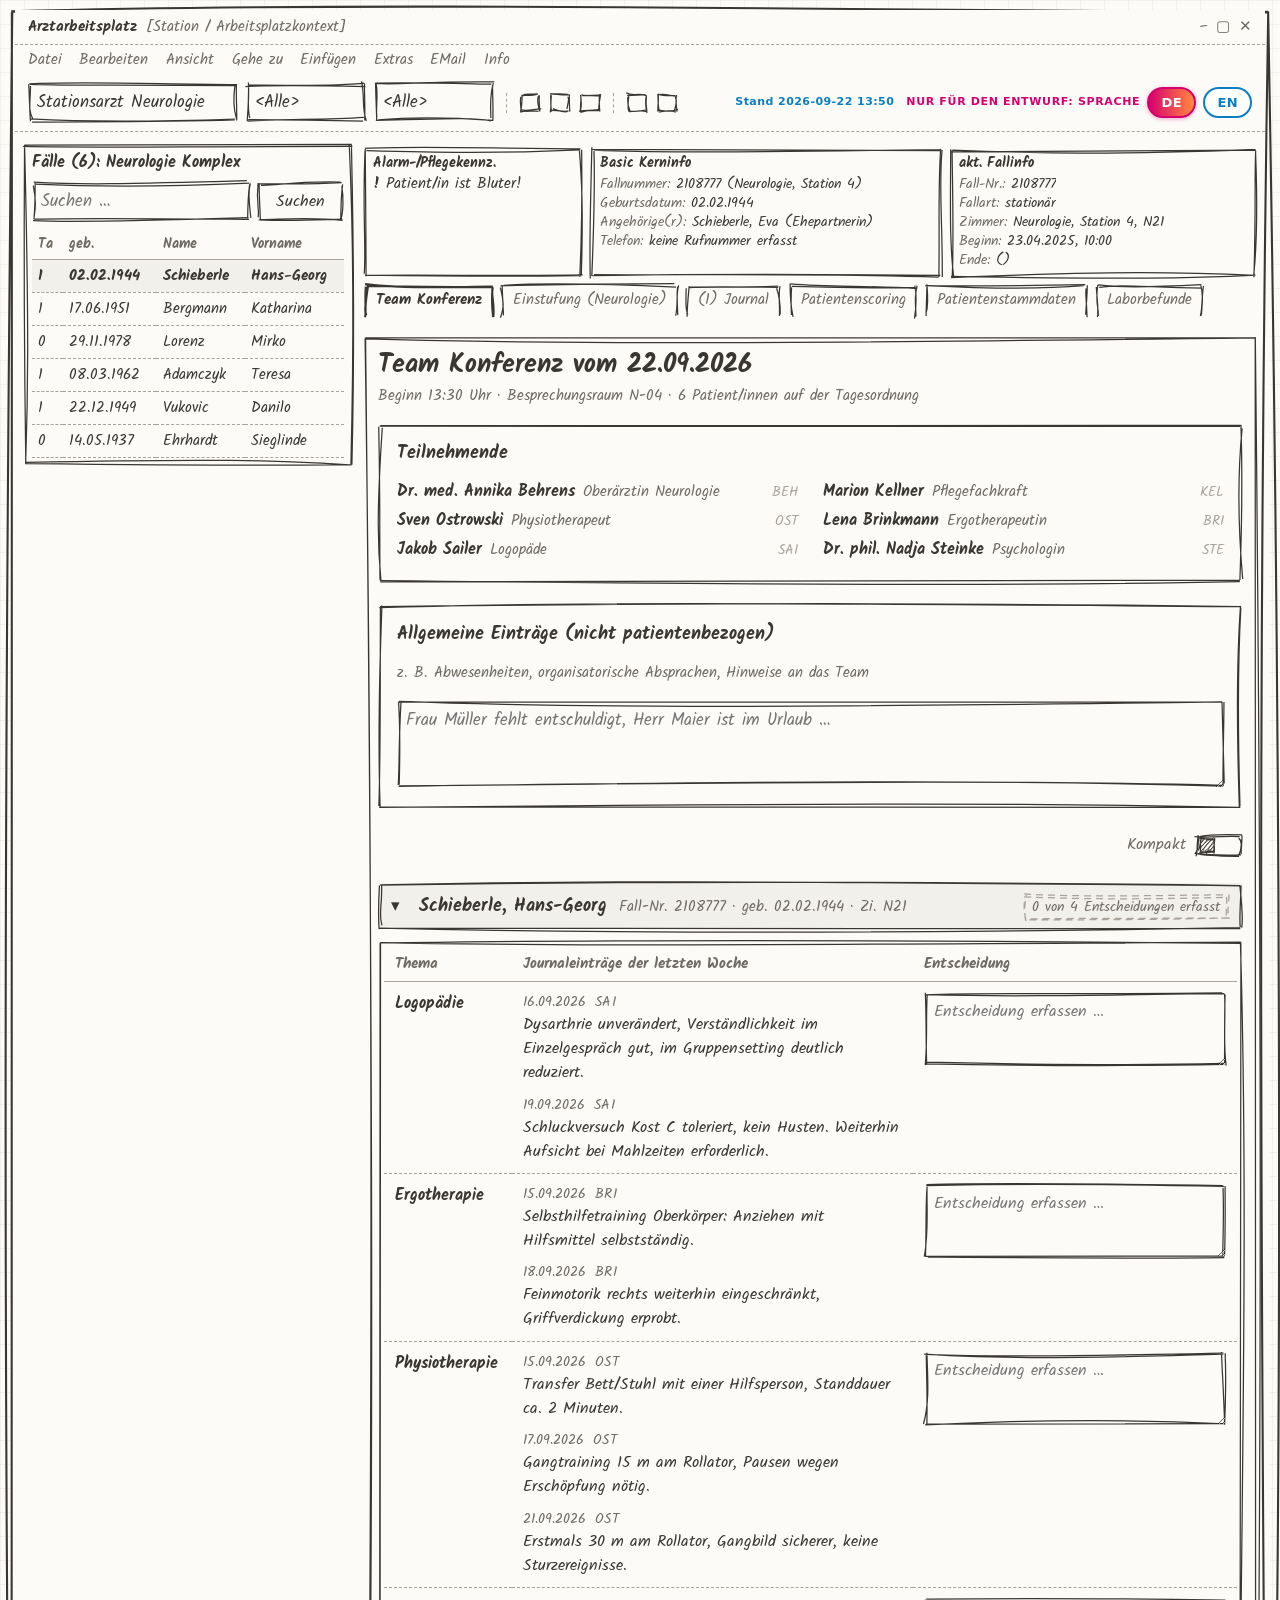
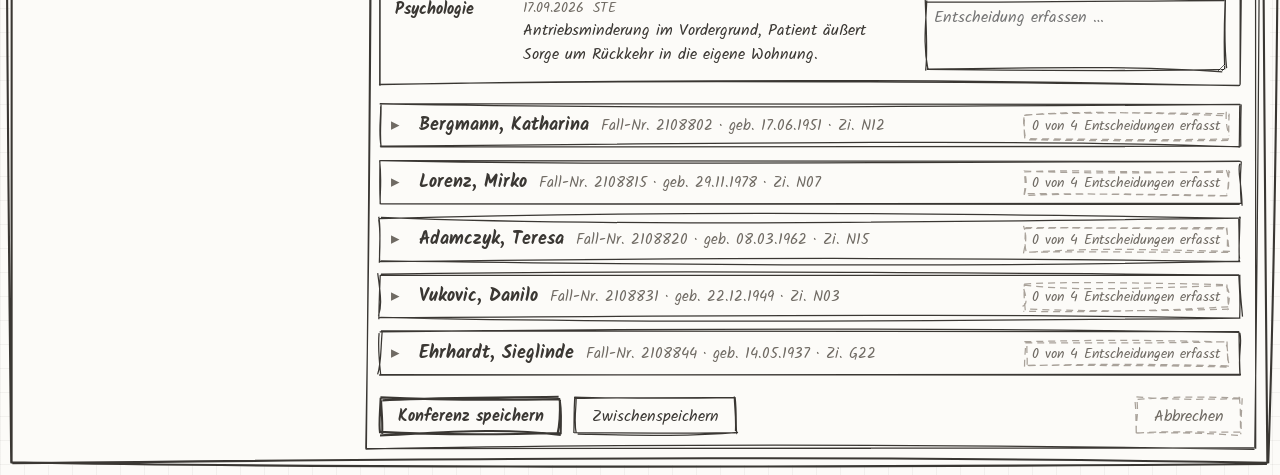
<file: index.html>
<!DOCTYPE html>
<html lang="de">
<head>
<meta charset="utf-8">
<meta name="viewport" content="width=device-width, initial-scale=1">
<meta http-equiv="cache-control" content="no-cache">
<title>Arbeitsplatz – Team Konferenz (Designentwurf)</title>
<link rel="stylesheet" href="assets/style.css?v=202609221350">
</head>
<body class="arbeitsplatz">

<div class="fenster" data-skizze data-skizze-kraeftig>

  <div class="fenster__kopf">
    <div class="fenster__titel">
      <span class="fenster__titel-text" data-i18n="fenster.titel">Arztarbeitsplatz</span>
      <span class="notiz" style="margin:0" data-i18n="fenster.kontext">[Station / Arbeitsplatzkontext]</span>
      <span class="fenster__knoepfe"><span>–</span><span>▢</span><span>✕</span></span>
    </div>

    <nav class="menueleiste">
      <span data-i18n="menue.datei">Datei</span><span data-i18n="menue.bearbeiten">Bearbeiten</span><span data-i18n="menue.ansicht">Ansicht</span><span data-i18n="menue.geheZu">Gehe zu</span>
      <span data-i18n="menue.einfuegen">Einfügen</span><span data-i18n="menue.extras">Extras</span><span data-i18n="menue.email">EMail</span><span data-i18n="menue.info">Info</span>
    </nav>

    <div class="werkzeugleiste">
      <span class="feld__box" data-skizze><input class="eingabe" type="text" data-i18n-wert="werkzeug.arbeitsplatz" aria-label="Arbeitsplatz"></span>
      <span class="feld__box feld__box--schmal" data-skizze><input class="eingabe" type="text" data-i18n-wert="werkzeug.filter" aria-label="Filter 1"></span>
      <span class="feld__box feld__box--schmal" data-skizze><input class="eingabe" type="text" data-i18n-wert="werkzeug.filter" aria-label="Filter 2"></span>
      <span class="werkzeug-trenner"></span>
      <span class="werkzeug" data-skizze></span>
      <span class="werkzeug" data-skizze></span>
      <span class="werkzeug" data-skizze></span>
      <span class="werkzeug-trenner"></span>
      <span class="werkzeug" data-skizze></span>
      <span class="werkzeug" data-skizze></span>
      <div class="sprachwahl">
        <span class="sprachwahl__stand">Stand <span id="stand">2026-09-22 13:50</span></span>
        <span class="sprachwahl__hinweis" data-i18n="sprache.hinweis">Nur für den Entwurf: Sprache</span>
        <button type="button" class="sprachwahl__knopf" data-sprache="de" aria-pressed="true">DE</button>
        <button type="button" class="sprachwahl__knopf" data-sprache="en" aria-pressed="false">EN</button>
      </div>
    </div>
  </div>

  <div class="arbeitsflaeche">

    <!-- Objektliste ------------------------------------------------ -->
    <div class="spalte">
      <div class="objektliste" data-skizze>
        <div class="objektliste__titel" id="objektliste-titel">Fälle: Neurologie Komplex</div>
        <div class="objektliste__suche">
          <span class="feld__box" data-skizze><input class="eingabe" type="text" data-i18n-platzhalter="liste.suche" aria-label="Fallsuche"></span>
          <button type="button" class="knopf" data-skizze data-i18n="liste.suchknopf">Suchen</button>
        </div>
        <div class="objektliste__rollflaeche">
          <table class="fallliste">
            <thead>
              <tr><th data-i18n="liste.spalte.ta">Ta</th><th data-i18n="liste.spalte.geb">geb.</th><th data-i18n="liste.spalte.name">Name</th><th data-i18n="liste.spalte.vorname">Vorname</th></tr>
            </thead>
            <tbody id="fallliste-koerper"></tbody>
          </table>
        </div>
      </div>
    </div>

    <!-- Kerninfo + Kartenreiter ------------------------------------ -->
    <div class="spalte">

      <div class="kopfbereich">
        <div class="kerninfo">
          <div class="kerninfo__block" data-skizze>
            <div class="kerninfo__titel" data-i18n="kerninfo.alarm">Alarm-/Pflegekennz.</div>
            <div id="ki-kennzeichen"></div>
          </div>
          <div class="kerninfo__block" data-skizze>
            <div class="kerninfo__titel" data-i18n="kerninfo.basic">Basic Kerninfo</div>
            <div class="kerninfo__felder">
            <dl class="kerninfo__zeile"><dt data-i18n="kerninfo.fallnummer">Fallnummer:</dt><dd id="ki-fallnummer"></dd></dl>
            <dl class="kerninfo__zeile"><dt data-i18n="kerninfo.geburtsdatum">Geburtsdatum:</dt><dd id="ki-geburtsdatum"></dd></dl>
            <dl class="kerninfo__zeile"><dt data-i18n="kerninfo.angehoerige">Angehörige(r):</dt><dd id="ki-angehoerige"></dd></dl>
            <dl class="kerninfo__zeile"><dt data-i18n="kerninfo.telefon">Telefon:</dt><dd id="ki-telefon"></dd></dl>
            </div>
          </div>
          <div class="kerninfo__block" data-skizze>
            <div class="kerninfo__titel" data-i18n="kerninfo.fallinfo">akt. Fallinfo</div>
            <div class="kerninfo__felder">
            <dl class="kerninfo__zeile"><dt data-i18n="kerninfo.fallnr">Fall-Nr.:</dt><dd id="ki-fallnr"></dd></dl>
            <dl class="kerninfo__zeile"><dt data-i18n="kerninfo.fallart">Fallart:</dt><dd id="ki-fallart"></dd></dl>
            <dl class="kerninfo__zeile"><dt data-i18n="kerninfo.zimmer">Zimmer:</dt><dd id="ki-zimmer"></dd></dl>
            <dl class="kerninfo__zeile"><dt data-i18n="kerninfo.beginn">Beginn:</dt><dd id="ki-beginn"></dd></dl>
            <dl class="kerninfo__zeile"><dt data-i18n="kerninfo.ende">Ende:</dt><dd id="ki-ende"></dd></dl>
            </div>
          </div>
        </div>

        <div class="reiter-leiste reiter-leiste--arbeitsplatz" role="tablist">
          <button class="reiter" role="tab" data-reiter="teamkonferenz" data-i18n="reiter.teamkonferenz" aria-selected="true" data-skizze="reiter" data-skizze-kraeftig>Team Konferenz</button>
          <button class="reiter" role="tab" data-reiter="einstufung" data-i18n="reiter.einstufung" aria-selected="false" data-skizze="reiter">Einstufung (Neurologie)</button>
          <button class="reiter" role="tab" data-reiter="journal" data-i18n="reiter.journal" aria-selected="false" data-skizze="reiter">(1) Journal</button>
          <button class="reiter" role="tab" data-reiter="scoring" data-i18n="reiter.scoring" aria-selected="false" data-skizze="reiter">Patientenscoring</button>
          <button class="reiter" role="tab" data-reiter="stammdaten" data-i18n="reiter.stammdaten" aria-selected="false" data-skizze="reiter">Patientenstammdaten</button>
          <button class="reiter" role="tab" data-reiter="labor" data-i18n="reiter.labor" aria-selected="false" data-skizze="reiter">Laborbefunde</button>
        </div>
      </div>

      <div class="formularflaeche" data-skizze>

        <div data-reiterinhalt="teamkonferenz"></div>

        <div data-reiterinhalt="einstufung" hidden>
          <div class="platzhalter" data-skizze="gestrichelt" data-platzhalter-reiter="reiter.einstufung"></div>
        </div>
        <div data-reiterinhalt="journal" hidden>
          <div class="platzhalter" data-skizze="gestrichelt" data-platzhalter-reiter="reiter.journal"></div>
        </div>
        <div data-reiterinhalt="scoring" hidden>
          <div class="platzhalter" data-skizze="gestrichelt" data-platzhalter-reiter="reiter.scoring"></div>
        </div>
        <div data-reiterinhalt="stammdaten" hidden>
          <div class="platzhalter" data-skizze="gestrichelt" data-platzhalter-reiter="reiter.stammdaten"></div>
        </div>
        <div data-reiterinhalt="labor" hidden>
          <div class="platzhalter" data-skizze="gestrichelt" data-platzhalter-reiter="reiter.labor"></div>
        </div>

      </div>

    </div>
  </div>
</div>

<script src="assets/i18n.js?v=202609221350"></script>
<script src="assets/vendor/rough.js?v=202609221350"></script>
<script src="assets/sketch.js?v=202609221350"></script>
<script src="assets/daten.js?v=202609221350"></script>
<script src="assets/app.js?v=202609221350"></script>
<script src="assets/formular.js?v=202609221350"></script>
</body>
</html>
</file>
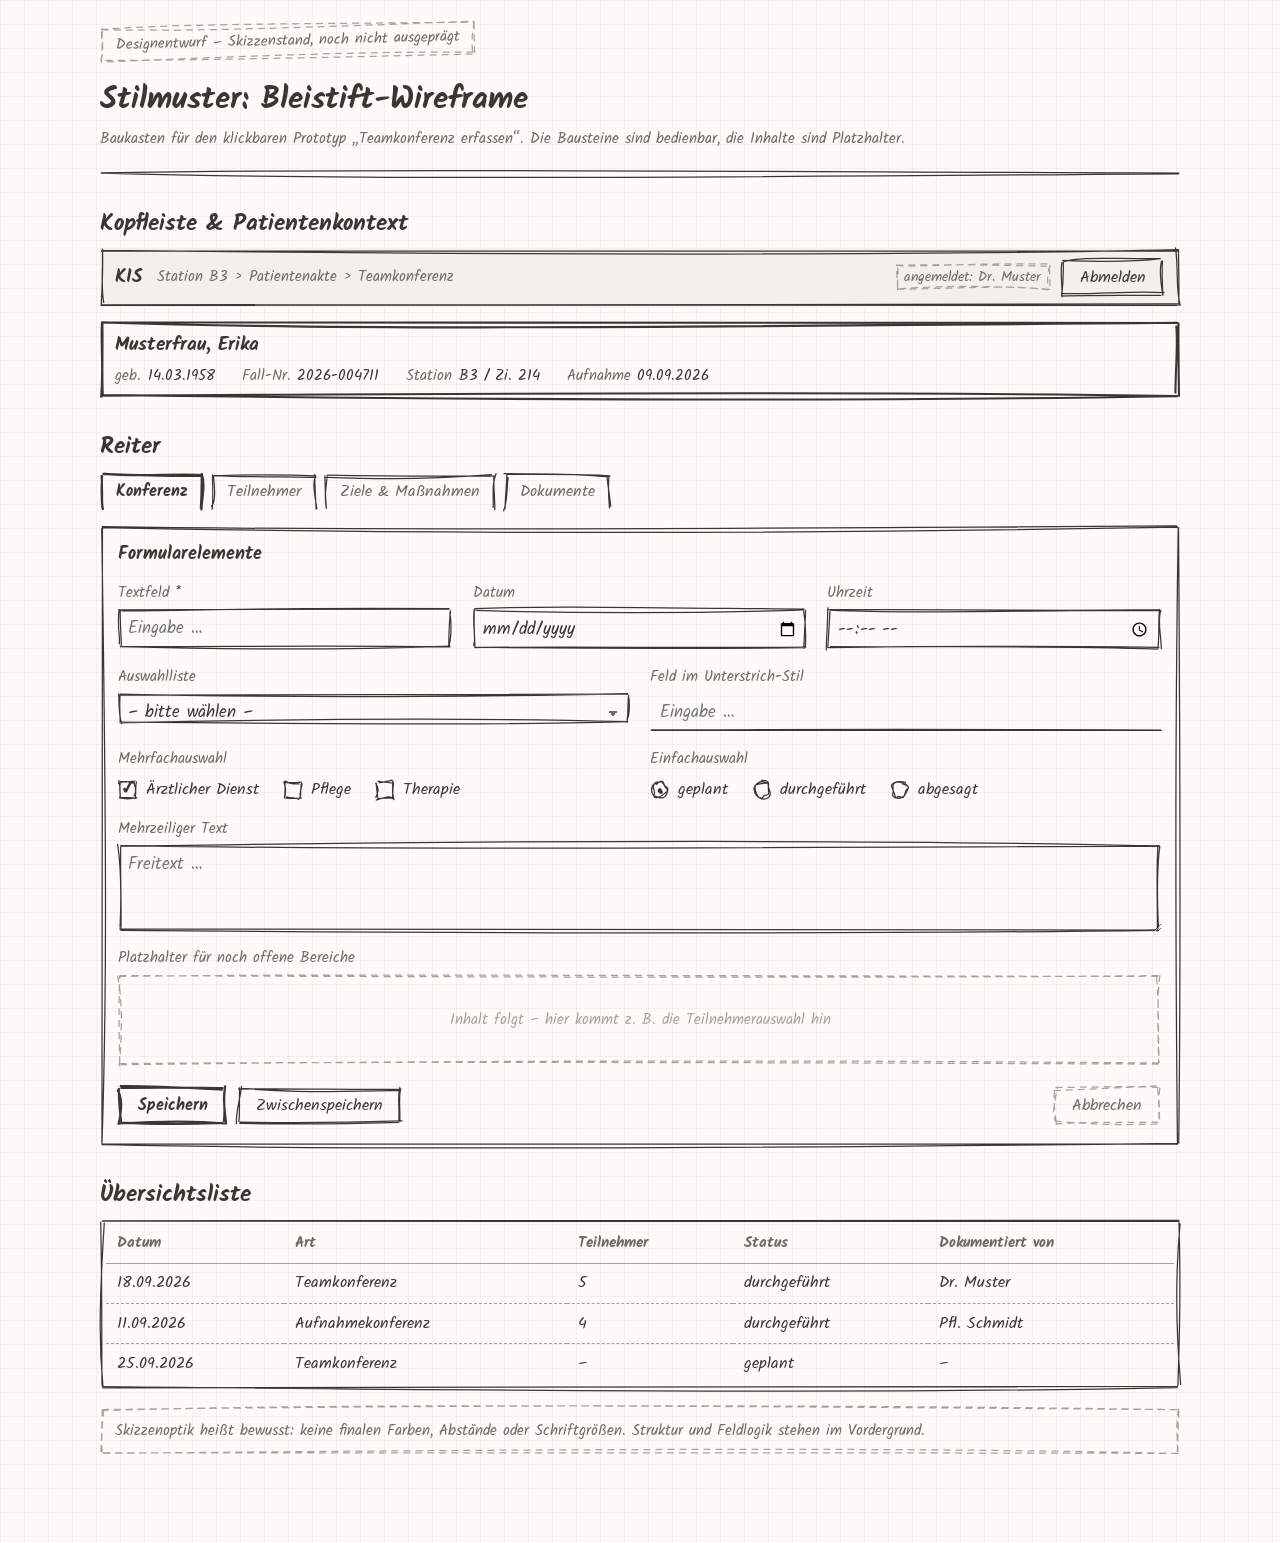
<file: stilmuster.html>
<!DOCTYPE html>
<html lang="de">
<head>
<meta charset="utf-8">
<meta name="viewport" content="width=device-width, initial-scale=1">
<title>Teamkonferenz – Stilmuster (Designentwurf)</title>
<link rel="stylesheet" href="assets/style.css?v=202609221350">
</head>
<body>
<div class="blatt">

  <span class="entwurfs-hinweis" data-skizze="gestrichelt">Designentwurf – Skizzenstand, noch nicht ausgeprägt</span>

  <h1>Stilmuster: Bleistift-Wireframe</h1>
  <p class="notiz">Baukasten für den klickbaren Prototyp „Teamkonferenz erfassen“. Die Bausteine sind bedienbar, die Inhalte sind Platzhalter.</p>

  <div class="trennstrich" data-skizze="linie"></div>

  <h2>Kopfleiste &amp; Patientenkontext</h2>

  <div class="kopfleiste" data-skizze>
    <span class="kopfleiste__titel">KIS</span>
    <span class="kopfleiste__pfad">Station B3 › Patientenakte › Teamkonferenz</span>
    <span class="kopfleiste__rechts">
      <span class="merker" data-skizze="gestrichelt">angemeldet: Dr. Muster</span>
      <button type="button" class="knopf" data-skizze>Abmelden</button>
    </span>
  </div>

  <div class="patientenbanner" data-skizze data-skizze-kraeftig>
    <span class="patientenbanner__name">Musterfrau, Erika</span>
    <dl><dt>geb.</dt><dd>14.03.1958</dd></dl>
    <dl><dt>Fall-Nr.</dt><dd>2026-004711</dd></dl>
    <dl><dt>Station</dt><dd>B3 / Zi. 214</dd></dl>
    <dl><dt>Aufnahme</dt><dd>09.09.2026</dd></dl>
  </div>

  <h2>Reiter</h2>
  <div class="reiter-leiste" role="tablist">
    <button class="reiter" role="tab" aria-selected="true" data-skizze="reiter" data-skizze-kraeftig>Konferenz</button>
    <button class="reiter" role="tab" aria-selected="false" data-skizze="reiter">Teilnehmer</button>
    <button class="reiter" role="tab" aria-selected="false" data-skizze="reiter">Ziele &amp; Maßnahmen</button>
    <button class="reiter" role="tab" aria-selected="false" data-skizze="reiter">Dokumente</button>
  </div>

  <section class="feldgruppe" data-skizze>
    <div class="feldgruppe__titel">Formularelemente</div>

    <div class="raster">
      <div class="feld sp-4">
        <label class="feld__beschriftung" for="m1">Textfeld <span class="pflicht">*</span></label>
        <span class="feld__box" data-skizze><input class="eingabe" id="m1" type="text" placeholder="Eingabe …"></span>
      </div>

      <div class="feld sp-4">
        <label class="feld__beschriftung" for="m2">Datum</label>
        <span class="feld__box" data-skizze><input class="eingabe" id="m2" type="date"></span>
      </div>

      <div class="feld sp-4">
        <label class="feld__beschriftung" for="m3">Uhrzeit</label>
        <span class="feld__box" data-skizze><input class="eingabe" id="m3" type="time"></span>
      </div>

      <div class="feld sp-6">
        <label class="feld__beschriftung" for="m4">Auswahlliste</label>
        <span class="feld__box" data-skizze>
          <select class="auswahl" id="m4">
            <option>– bitte wählen –</option>
            <option>Eintrag A</option>
            <option>Eintrag B</option>
          </select>
        </span>
      </div>

      <div class="feld sp-6">
        <label class="feld__beschriftung" for="m4b">Feld im Unterstrich-Stil</label>
        <span class="feld__box" data-skizze="linie"><input class="eingabe" id="m4b" type="text" placeholder="Eingabe …"></span>
      </div>

      <div class="feld sp-6">
        <span class="feld__beschriftung">Mehrfachauswahl</span>
        <div class="wahl-liste">
          <label class="wahl"><input type="checkbox" checked><span class="wahl__kasten" data-skizze><span class="wahl__haken">✓</span></span>Ärztlicher Dienst</label>
          <label class="wahl"><input type="checkbox"><span class="wahl__kasten" data-skizze><span class="wahl__haken">✓</span></span>Pflege</label>
          <label class="wahl"><input type="checkbox"><span class="wahl__kasten" data-skizze><span class="wahl__haken">✓</span></span>Therapie</label>
        </div>
      </div>

      <div class="feld sp-6">
        <span class="feld__beschriftung">Einfachauswahl</span>
        <div class="wahl-liste">
          <label class="wahl wahl--rund"><input type="radio" name="m5" checked><span class="wahl__kasten" data-skizze="kreis"><span class="wahl__haken">•</span></span>geplant</label>
          <label class="wahl wahl--rund"><input type="radio" name="m5"><span class="wahl__kasten" data-skizze="kreis"><span class="wahl__haken">•</span></span>durchgeführt</label>
          <label class="wahl wahl--rund"><input type="radio" name="m5"><span class="wahl__kasten" data-skizze="kreis"><span class="wahl__haken">•</span></span>abgesagt</label>
        </div>
      </div>

      <div class="feld sp-12">
        <label class="feld__beschriftung" for="m6">Mehrzeiliger Text</label>
        <span class="feld__box" data-skizze><textarea class="textfeld" id="m6" placeholder="Freitext …"></textarea></span>
      </div>

      <div class="feld sp-12">
        <span class="feld__beschriftung">Platzhalter für noch offene Bereiche</span>
        <div class="platzhalter" data-skizze="gestrichelt">Inhalt folgt – hier kommt z. B. die Teilnehmerauswahl hin</div>
      </div>
    </div>

    <div class="knopf-zeile">
      <button type="button" class="knopf knopf--haupt" data-skizze data-skizze-kraeftig>Speichern</button>
      <button type="button" class="knopf" data-skizze>Zwischenspeichern</button>
      <span class="knopf-zeile__rechts">
        <button type="button" class="knopf knopf--still" data-skizze="gestrichelt">Abbrechen</button>
      </span>
    </div>
  </section>

  <h2>Übersichtsliste</h2>
  <div class="tabelle-huelle" data-skizze>
    <table class="liste">
      <thead>
        <tr><th>Datum</th><th>Art</th><th>Teilnehmer</th><th>Status</th><th>Dokumentiert von</th></tr>
      </thead>
      <tbody>
        <tr><td>18.09.2026</td><td>Teamkonferenz</td><td>5</td><td>durchgeführt</td><td>Dr. Muster</td></tr>
        <tr><td>11.09.2026</td><td>Aufnahmekonferenz</td><td>4</td><td>durchgeführt</td><td>Pfl. Schmidt</td></tr>
        <tr><td>25.09.2026</td><td>Teamkonferenz</td><td>–</td><td>geplant</td><td>–</td></tr>
      </tbody>
    </table>
  </div>

  <div class="hinweis-kasten" data-skizze="gestrichelt" style="margin-top:1.2rem">
    Skizzenoptik heißt bewusst: keine finalen Farben, Abstände oder Schriftgrößen. Struktur und Feldlogik stehen im Vordergrund.
  </div>

</div>

<script src="assets/vendor/rough.js?v=202609221350"></script>
<script src="assets/sketch.js?v=202609221350"></script>
</body>
</html>
</file>
<file: assets/style.css>
/* ------------------------------------------------------------------
   Stilmuster "Bleistiftzeichnung" – Designentwurf, keine finale UI.
   Rahmen werden von assets/sketch.js (Rough.js) gezeichnet; das CSS
   liefert nur den Fallback, falls kein JavaScript läuft.
   ------------------------------------------------------------------ */

@font-face {
  font-family: "Kalam";
  font-style: normal;
  font-weight: 400;
  font-display: swap;
  src: url("fonts/kalam-400-latin.woff2") format("woff2");
}
@font-face {
  font-family: "Kalam";
  font-style: normal;
  font-weight: 700;
  font-display: swap;
  src: url("fonts/kalam-700-latin.woff2") format("woff2");
}

:root {
  --graphit:        #3a3733;
  --graphit-mittel: #6f6a63;
  --graphit-hell:   #a9a29a;
  --papier:         #fcfbf8;
  --papier-schatten:#f2f0ea;
  --schrift-hand:   "Kalam", "Comic Sans MS", cursive;
}

* { box-sizing: border-box; }
html { -webkit-text-size-adjust: 100%; }

body {
  margin: 0;
  padding: 0 0 4rem;
  background-color: var(--papier);
  background-image:
    linear-gradient(rgba(58,55,51,.05) 1px, transparent 1px),
    linear-gradient(90deg, rgba(58,55,51,.05) 1px, transparent 1px);
  background-size: 24px 24px, 24px 24px;
  color: var(--graphit);
  font-family: var(--schrift-hand);
  font-size: 17px;
  line-height: 1.5;
}

/* ---------- Skizzen-Ebene ----------------------------------------- */

.skizze-ebene {
  position: absolute;
  top: 0; left: 0;
  overflow: visible;
  pointer-events: none;
  z-index: 0;
}
[data-skizze] { position: relative; }
[data-skizze] > *:not(.skizze-ebene) { position: relative; z-index: 1; }

/* Fallback ohne JavaScript: schlichte Rahmen */
html:not(.hat-skizze) [data-skizze] { border: 1.3px solid var(--graphit); border-radius: 3px; }
html:not(.hat-skizze) [data-skizze="linie"] { border: none; border-bottom: 1.3px solid var(--graphit); }
html:not(.hat-skizze) [data-skizze="kreis"] { border-radius: 50%; }
html:not(.hat-skizze) [data-skizze="gestrichelt"] { border-style: dashed; border-color: var(--graphit-hell); }

/* ---------- Seitengerüst ------------------------------------------ */

.blatt { max-width: 1120px; margin: 0 auto; padding: 1.5rem 1.25rem; }

.entwurfs-hinweis {
  display: inline-block;
  transform: rotate(-1.4deg);
  padding: .4rem 1rem;
  margin-bottom: 1.3rem;
  color: var(--graphit-mittel);
  font-size: 15px;
}

h1, h2, h3 { font-weight: 700; margin: 0 0 .5rem; line-height: 1.3; }
h1 { font-size: 31px; }
h2 { font-size: 23px; margin-top: 2.2rem; }
h3 { font-size: 18px; }

.notiz { color: var(--graphit-mittel); font-size: 15px; margin: .1rem 0 1rem; }
.trennstrich { height: 8px; margin: 1rem 0 1.4rem; }

/* ---------- Kopfleiste & Patientenkontext ------------------------- */

.kopfleiste {
  display: flex; align-items: center; gap: .9rem;
  padding: .6rem .95rem; margin-bottom: .9rem;
  background: var(--papier-schatten);
}
.kopfleiste__titel { font-weight: 700; font-size: 19px; }
.kopfleiste__pfad  { color: var(--graphit-mittel); font-size: 15px; }
.kopfleiste__rechts { margin-left: auto; display: flex; gap: .6rem; align-items: center; }

.patientenbanner {
  display: flex; flex-wrap: wrap; gap: .35rem 1.7rem;
  padding: .65rem .95rem; margin-bottom: 1.2rem;
}
.patientenbanner__name { font-weight: 700; font-size: 19px; width: 100%; }
.patientenbanner dl { display: flex; gap: .4rem; margin: 0; font-size: 15px; }
.patientenbanner dt { color: var(--graphit-mittel); }
.patientenbanner dd { margin: 0; }

/* ---------- Reiter ------------------------------------------------ */

.reiter-leiste { display: flex; gap: .45rem; flex-wrap: wrap; margin-bottom: .9rem; }
.reiter {
  padding: .45rem 1rem;
  background: transparent; color: var(--graphit-mittel);
  font-family: inherit; font-size: 16px; border: none; cursor: pointer;
}
.reiter[aria-selected="true"] { color: var(--graphit); font-weight: 700; }

/* ---------- Formular ---------------------------------------------- */

.feldgruppe { padding: 1rem 1.15rem 1.3rem; margin-bottom: 1.4rem; }
.feldgruppe__titel { font-size: 18px; font-weight: 700; margin-bottom: .85rem; }

.raster { display: grid; gap: .95rem 1.25rem; grid-template-columns: repeat(12, 1fr); }
.sp-3 { grid-column: span 3; }
.sp-4 { grid-column: span 4; }
.sp-6 { grid-column: span 6; }
.sp-8 { grid-column: span 8; }
.sp-12 { grid-column: span 12; }

.feld { display: flex; flex-direction: column; gap: .25rem; }
.feld__beschriftung { font-size: 15px; color: var(--graphit-mittel); }
.feld__beschriftung .pflicht { color: var(--graphit); font-weight: 700; }
.feld__box { display: block; }

.eingabe, .auswahl, .textfeld {
  width: 100%;
  padding: .42rem .6rem;
  background: transparent; border: none; color: var(--graphit);
  font-family: inherit; font-size: 17px;
}
.textfeld { min-height: 5.5rem; resize: vertical; display: block; }
.eingabe:focus, .auswahl:focus, .textfeld:focus { outline: none; }
.feld__box:focus-within { background: var(--papier-schatten); }

.auswahl {
  appearance: none;
  background-image: linear-gradient(45deg, transparent 50%, var(--graphit-mittel) 50%),
                    linear-gradient(135deg, var(--graphit-mittel) 50%, transparent 50%);
  background-position: calc(100% - 17px) 1.08em, calc(100% - 12px) 1.08em;
  background-size: 5px 5px, 5px 5px;
  background-repeat: no-repeat;
  padding-right: 2rem;
}

/* Auswahlkästchen und Optionsfelder */
.wahl-liste { display: flex; flex-wrap: wrap; gap: .55rem 1.5rem; padding-top: .25rem; }
.wahl { display: inline-flex; align-items: center; gap: .5rem; cursor: pointer; font-size: 16px; }
.wahl input { position: absolute; opacity: 0; pointer-events: none; }

.wahl__kasten { display: inline-block; width: 20px; height: 20px; flex: 0 0 20px; }
.wahl__haken {
  position: absolute; inset: 0;
  display: flex; align-items: center; justify-content: center;
  font-size: 19px; font-weight: 700; line-height: 1;
  opacity: 0; transform: rotate(-8deg) scale(.6);
  transition: opacity .12s, transform .12s;
  z-index: 2;
}
.wahl input:checked ~ .wahl__kasten .wahl__haken { opacity: 1; transform: rotate(-8deg) scale(1); }
.wahl--rund .wahl__haken { font-size: 26px; transform: scale(.5); }
.wahl--rund input:checked ~ .wahl__kasten .wahl__haken { transform: scale(1); }

/* ---------- Schaltflächen ----------------------------------------- */

.knopf {
  padding: .45rem 1.2rem;
  background: transparent; color: var(--graphit);
  font-family: inherit; font-size: 16px; border: none; cursor: pointer;
}
.knopf:hover { background: var(--papier-schatten); }
.knopf:active { transform: translateY(1px); }
.knopf--haupt { font-weight: 700; }
.knopf--still { color: var(--graphit-mittel); }
.knopf-zeile { display: flex; gap: .65rem; flex-wrap: wrap; align-items: center; margin-top: 1.25rem; }
.knopf-zeile__rechts { margin-left: auto; }

/* ---------- Tabelle ----------------------------------------------- */

.tabelle-huelle { padding: .35rem; }
table.liste { width: 100%; border-collapse: collapse; font-size: 16px; }
table.liste th, table.liste td { padding: .48rem .7rem; text-align: left; }
table.liste th { font-weight: 700; color: var(--graphit-mittel); font-size: 15px; }
table.liste thead tr { border-bottom: 1.4px solid var(--graphit-hell); }
table.liste tbody tr { border-bottom: 1.1px dashed var(--graphit-hell); }
table.liste tbody tr:last-child { border-bottom: none; }
table.liste tbody tr:hover { background: var(--papier-schatten); }

/* ---------- Kleinteile -------------------------------------------- */

.merker { display: inline-block; padding: .18rem .6rem; font-size: 14px; color: var(--graphit-mittel); }
.platzhalter {
  display: flex; align-items: center; justify-content: center;
  min-height: 92px; padding: .9rem;
  color: var(--graphit-hell); font-size: 15px; text-align: center;
}
.hinweis-kasten { padding: .75rem .95rem; font-size: 15px; color: var(--graphit-mittel); }

@media (max-width: 760px) {
  .sp-3, .sp-4, .sp-6, .sp-8 { grid-column: span 12; }
  body { font-size: 16px; }
  .kopfleiste { flex-wrap: wrap; }
}
@media (prefers-reduced-motion: reduce) { * { transition: none !important; } }

/* ==================================================================
   Arbeitsplatz-Gerüst (Fenster, Objektliste, Kerninfo, Kartenreiter)
   ================================================================== */

/* Die Seite scrollt als Ganzes: so wächst und schrumpft der Rahmen der
   Formularfläche mit ihrem Inhalt, statt ihn beim Scrollen zu überlagern. */
body.arbeitsplatz { padding: 0; }

.fenster {
  display: flex; flex-direction: column;
  min-height: calc(100vh - 20px);
  margin: 10px;
  background: var(--papier);
}

.fenster__titel {
  display: flex; align-items: center; gap: .6rem;
  padding: .35rem .8rem;
  font-size: 15px;
  border-bottom: 1.2px dashed var(--graphit-hell);
}
.fenster__titel-text { font-weight: 700; }
.fenster__knoepfe { margin-left: auto; display: flex; gap: .55rem; color: var(--graphit-mittel); }

.menueleiste {
  display: flex; gap: 1.1rem;
  padding: .3rem .8rem;
  font-size: 15px; color: var(--graphit-mittel);
}
.menueleiste span { cursor: default; }
.menueleiste span:hover { color: var(--graphit); }

.werkzeugleiste {
  display: flex; align-items: center; gap: .5rem;
  padding: .35rem .8rem .5rem;
  border-bottom: 1.2px dashed var(--graphit-hell);
}
.werkzeug { width: 22px; height: 20px; display: inline-block; }
.werkzeug-trenner { width: 1px; height: 20px; border-left: 1.2px dashed var(--graphit-hell); margin: 0 .25rem; }
.werkzeugleiste .feld__box { width: 210px; }
.werkzeugleiste .feld__box--schmal { width: 120px; }

/* ---------- Arbeitsfläche ----------------------------------------- */

.arbeitsflaeche {
  flex: 1;
  display: grid;
  grid-template-columns: 330px 1fr;
  align-items: start;
  gap: .7rem;
  padding: .7rem .8rem .8rem;
}

.spalte { display: flex; flex-direction: column; min-width: 0; gap: .6rem; }

/* ---------- Objektliste ------------------------------------------- */

/* ---------- Fixierte Kopfbereiche ---------------------------------
   Fensterleiste, Menü und Symbolleiste bleiben oben stehen, darunter
   Kerninfo und Kartenreiter. --kopfhoehe wird in app.js gesetzt.      */

/* Spezifität nötig: sonst setzt die allgemeine Regel für Kinder von
   [data-skizze] die Positionierung wieder auf relative zurück. */
.fenster > .fenster__kopf {
  position: sticky;
  top: 0;
  z-index: 20;
  margin: 0 5px;          /* lässt den gezeichneten Fensterrahmen frei */
  background: var(--papier);
}

.kopfbereich {
  position: sticky;
  top: var(--kopfhoehe, 110px);
  z-index: 10;
  padding-bottom: .45rem;
  background: var(--papier);
}
.kopfbereich .reiter-leiste--arbeitsplatz { margin-bottom: 0; }

/* Fallliste bleibt beim Scrollen stehen und behält ihre eigene Rollfläche */
.arbeitsflaeche > .spalte:first-child {
  position: sticky;
  top: calc(var(--kopfhoehe, 110px) + 8px);
  align-self: start;
}
.objektliste {
  display: flex; flex-direction: column;
  max-height: calc(100vh - var(--kopfhoehe, 110px) - 30px);
  padding: .5rem .55rem;
}
.objektliste__titel { font-weight: 700; font-size: 16px; margin-bottom: .4rem; }
.objektliste__suche { display: flex; align-items: center; gap: .4rem; margin-bottom: .5rem; }
.objektliste__suche .feld__box { flex: 1; }
.objektliste__rollflaeche { flex: 1; overflow: auto; min-height: 0; }

table.fallliste { width: 100%; border-collapse: collapse; font-size: 15px; }
table.fallliste th {
  position: sticky; top: 0;
  background: var(--papier);
  text-align: left; font-weight: 700; font-size: 14px; color: var(--graphit-mittel);
  padding: .25rem .4rem;
  border-bottom: 1.3px solid var(--graphit-hell);
}
table.fallliste td { padding: .3rem .4rem; border-bottom: 1.1px dashed var(--graphit-hell); }
table.fallliste tbody tr { cursor: pointer; }
table.fallliste tbody tr:hover { background: var(--papier-schatten); }
table.fallliste tbody tr[aria-selected="true"] { background: var(--papier-schatten); font-weight: 700; }
table.fallliste tbody tr[aria-selected="true"] td:first-child { position: relative; }

/* ---------- Kerninfo ---------------------------------------------- */

.kerninfo-kopf {
  display: flex; align-items: center; gap: .5rem;
  padding: .3rem .6rem;
  font-size: 15px;
  background: var(--papier-schatten);
}
.kerninfo-kopf__text { font-weight: 700; }
.kerninfo-kopf__rechts { margin-left: auto; display: flex; align-items: center; gap: .5rem; color: var(--graphit-mittel); }

.kerninfo {
  display: grid;
  grid-template-columns: 1fr 1.6fr 1.4fr;
  gap: .5rem;
  padding: .3rem 0;
}
.kerninfo__block { padding: .3rem .55rem .5rem; min-height: 0; }
.kerninfo__titel { font-weight: 700; font-size: 14px; margin-bottom: .1rem; }

/* enge Zeilen, damit die Kerninfo flach bleibt */
.kerninfo__felder { display: block; }
.kerninfo__zeile { font-size: 14px; line-height: 1.35; display: flex; gap: .35rem; margin: 0; }
.kerninfo__zeile dd { white-space: nowrap; overflow: hidden; text-overflow: ellipsis; }
.kerninfo__warnung { font-size: 14px; line-height: 1.3; }
.kerninfo__zeile dt { color: var(--graphit-mittel); margin: 0; }
.kerninfo__zeile dd { margin: 0; }
.kerninfo__warnung { color: var(--graphit); font-size: 15px; display: flex; gap: .4rem; }
.kerninfo__warnung::before { content: "!"; font-weight: 700; }

/* ---------- Formularfläche ---------------------------------------- */

.formularflaeche { padding: .8rem .9rem 1rem; }
.formularflaeche .platzhalter { min-height: 220px; }

.reiter-leiste--arbeitsplatz { margin-bottom: 0; overflow-x: auto; padding-bottom: 2px; }
.reiter-leiste--arbeitsplatz .reiter { white-space: nowrap; font-size: 15px; padding: .35rem .75rem; }

@media (max-width: 1100px) {
  .arbeitsflaeche { grid-template-columns: 1fr; }
  .fenster > .fenster__kopf, .spalte > .kopfbereich { position: static; }
  .arbeitsflaeche > .spalte:first-child { position: static; }
  .objektliste { max-height: 220px; }
  .kerninfo { grid-template-columns: 1fr; }
}

/* ==================================================================
   Kartenreiter "Team Konferenz"
   ================================================================== */

.konferenz__titel { font-size: 26px; margin-bottom: .15rem; }

/* ---------- Teilnehmende ------------------------------------------ */

.teilnehmer {
  list-style: none; margin: 0; padding: 0;
  display: grid; grid-template-columns: repeat(2, 1fr); gap: .3rem 1.6rem;
}
.teilnehmer__eintrag { display: flex; align-items: baseline; gap: .5rem; font-size: 16px; }
.teilnehmer__name { font-weight: 700; }
.teilnehmer__rolle { color: var(--graphit-mittel); font-size: 15px; }
.teilnehmer__kuerzel { margin-left: auto; color: var(--graphit-hell); font-size: 14px; }

/* ---------- Patientenabschnitte (Akkordeon) ----------------------- */

.patientenliste { display: flex; flex-direction: column; gap: .65rem; margin-top: 1.6rem; }
.patient { display: block; }

.patient__kopf {
  width: 100%;
  display: flex; align-items: baseline; gap: .7rem;
  padding: .55rem .8rem;
  background: transparent; border: none;
  font-family: inherit; font-size: 17px; color: var(--graphit);
  text-align: left; cursor: pointer;
}
.patient__kopf:hover { background: var(--papier-schatten); }
.patient__kopf[aria-expanded="true"] { background: var(--papier-schatten); }
.patient__pfeil { width: 1em; color: var(--graphit-mittel); }
.patient__name { font-weight: 700; font-size: 18px; }
.patient__meta { color: var(--graphit-mittel); font-size: 15px; }
.patient__stand { margin-left: auto; white-space: nowrap; }
.patient__kopf[aria-expanded="true"] .patient__pfeil { color: var(--graphit); }

.patient__inhalt { padding: .7rem 0 .3rem; }
.patient__inhalt[hidden] { display: none; }

/* ---------- Themen-Tabelle ---------------------------------------- */

table.themen { width: 100%; border-collapse: collapse; table-layout: fixed; font-size: 16px; }
table.themen th {
  text-align: left; font-weight: 700; font-size: 15px; color: var(--graphit-mittel);
  padding: .4rem .7rem; border-bottom: 1.4px solid var(--graphit-hell);
}
table.themen th:nth-child(1), table.themen td:nth-child(1) { width: 15%; }
table.themen th:nth-child(2), table.themen td:nth-child(2) { width: 47%; }
table.themen th:nth-child(3), table.themen td:nth-child(3) { width: 38%; }
table.themen td { padding: .6rem .7rem; vertical-align: top; border-bottom: 1.1px dashed var(--graphit-hell); }
table.themen tbody tr:last-child td { border-bottom: none; }

.themen__bezeichnung { font-weight: 700; }
.themen__journal .notiz { margin: 0; }

.journal-eintrag { margin-bottom: .6rem; }
.journal-eintrag:last-child { margin-bottom: 0; }
.journal-eintrag__kopf { display: flex; gap: .55rem; font-size: 14px; color: var(--graphit-mittel); }
.journal-eintrag__kuerzel { letter-spacing: .04em; }
.journal-eintrag__text { font-size: 16px; }

.textfeld--entscheidung { min-height: 4.6rem; font-size: 16px; }

/* ==================================================================
   Sprachumschalter – bewusst bunt: gehört nicht zum Designentwurf
   ================================================================== */

.sprachwahl {
  margin-left: auto;
  display: flex; align-items: center; gap: .45rem;
  font-family: system-ui, -apple-system, "Segoe UI", sans-serif;
}

.sprachwahl__stand {
  font-size: 11px; font-weight: 600; letter-spacing: .04em;
  color: #0a7ec2;
  padding-right: .3rem;
}

.sprachwahl__hinweis {
  font-size: 11px; font-weight: 600; letter-spacing: .06em; text-transform: uppercase;
  color: #d6006e;
}

.sprachwahl__knopf {
  font: inherit; font-size: 13px; font-weight: 700; letter-spacing: .04em;
  padding: .22rem .75rem;
  border: 2px solid #0a7ec2;
  border-radius: 999px;
  background: #ffffff;
  color: #0a7ec2;
  cursor: pointer;
  transition: transform .08s, box-shadow .12s;
}
.sprachwahl__knopf:hover { box-shadow: 0 0 0 3px rgba(10,126,194,.18); }
.sprachwahl__knopf:active { transform: translateY(1px); }
.sprachwahl__knopf[aria-pressed="true"] {
  border-color: #d6006e;
  background: linear-gradient(90deg, #d6006e, #ff8a3d);
  color: #ffffff;
  box-shadow: 0 1px 4px rgba(214,0,110,.35);
}
.sprachwahl__knopf:focus-visible { outline: 3px solid #ffc107; outline-offset: 2px; }

@media (max-width: 760px) {
  .sprachwahl__stand {
  font-size: 11px; font-weight: 600; letter-spacing: .04em;
  color: #0a7ec2;
  padding-right: .3rem;
}

.sprachwahl__hinweis { display: none; }
}

/* ---------- Schieber "Kompakt" ------------------------------------- */

.werkzeugzeile { display: flex; justify-content: flex-end; margin-top: 1.5rem; }

.schieber { display: inline-flex; align-items: center; gap: .55rem; cursor: pointer; }
.schieber__text { font-size: 16px; color: var(--graphit-mittel); }
.schieber__eingabe { position: absolute; opacity: 0; pointer-events: none; }

.schieber__spur {
  position: relative;
  display: inline-block;
  width: 48px; height: 23px;
}
/* höhere Spezifität nötig, sonst greift die allgemeine Regel für
   Kinder von [data-skizze] und macht den Knebel wieder relativ */
.schieber__spur > .schieber__knebel {
  position: absolute;
  display: block;
  top: 3px; left: 3px;
  width: 18px; height: 17px;
  z-index: 2;
  transition: left .14s ease;
}
.schieber__eingabe:checked ~ .schieber__spur > .schieber__knebel { left: 27px; }
.schieber__eingabe:focus-visible ~ .schieber__spur { outline: 2px dashed var(--graphit-mittel); outline-offset: 3px; }
.schieber:hover .schieber__spur { background: var(--papier-schatten); }
</file>
